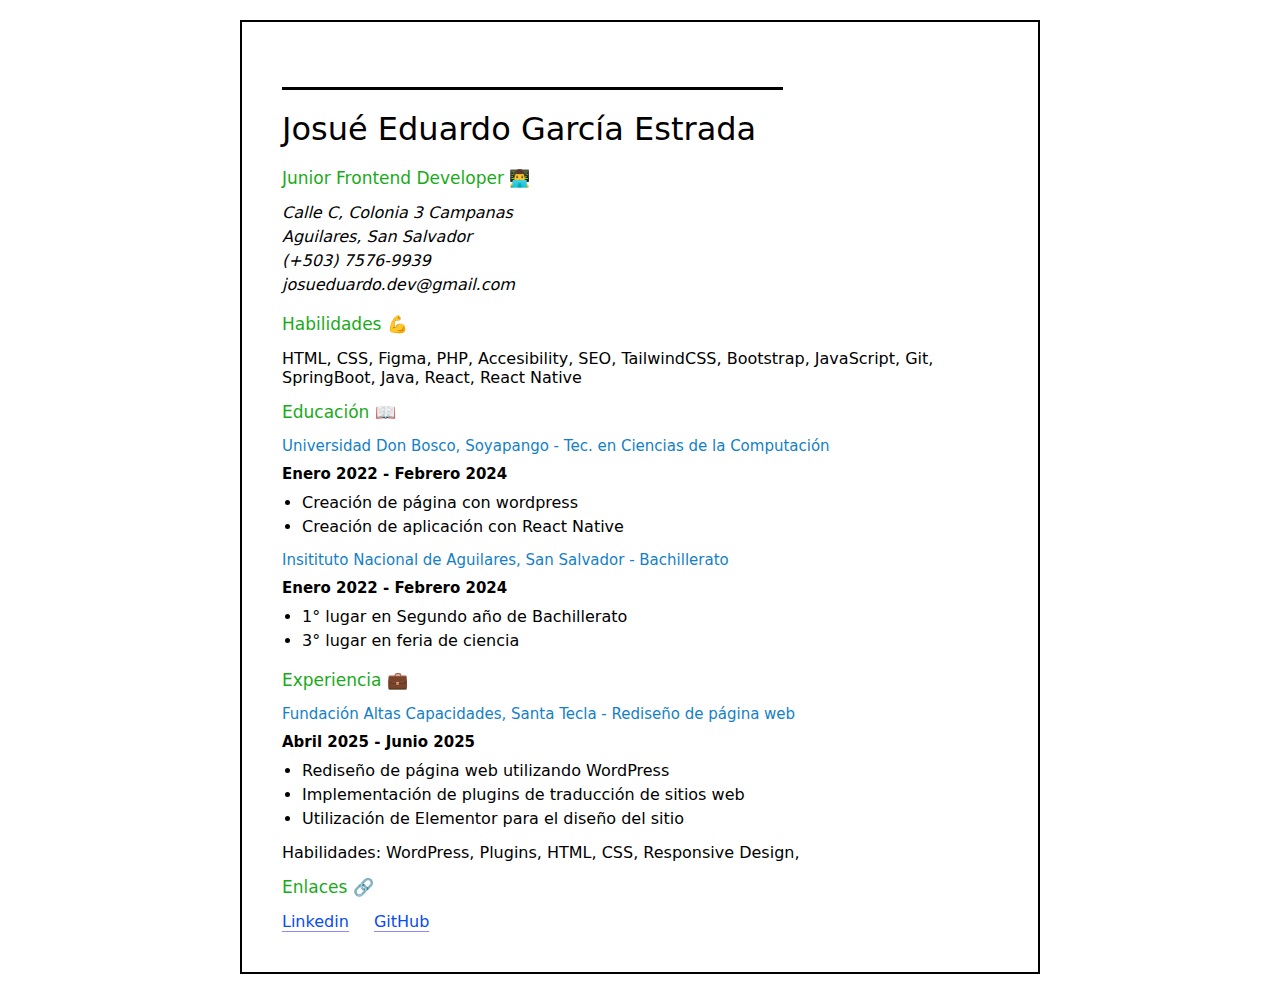
<file: 01-single-page-CV/index.html>
<!DOCTYPE html>
<html lang="es">

<head>
  <meta charset="UTF-8">
  <meta name="viewport" content="width=device-width, initial-scale=1.0">
  <!-- OG MetaTags -->
  <meta property="og:title" content="Curriculum Vitae - Josué García">
  <meta property="og:site_name" content="josueduardo">
  <meta property="og:description"
    content="Site web of Curriculum Vitae of Josué Eduardo García student of computer science.">
  <meta property="og:type" content="profile">
  <meta property="og:image"
    content="https://www.canva.com/design/DAGJEGDnsr0/ULN5KWO1wXZx7AS_GjIeSw/view?utm_content=DAGJEGDnsr0&utm_campaign=designshare&utm_medium=link2&utm_source=uniquelinks&utlId=hb6f02f3ea5">

  <!-- MetaTags -->
  <meta name="title" content="Curriculum Vitae de Josué García">
  <meta name="description" content="Proyecto de una single-page acerca del CV.">
  <meta name="keywords" content="CV, Curriculum Vitae, Josué García">

  <meta name="author" content="Josué Eduardo García">
  <meta name="robots" content="index, follow">

  <meta name="language" content="Spanish">


  <link rel="shortcut icon" href="./image/cv.png" type="image/x-icon">
  <link rel="stylesheet" href="styles.css">
  <title>Curriculum Vitae de Josué García</title>
</head>

<body>
  <div class="container">
    <header>
      <h1>Josué Eduardo García Estrada</h1>
    </header>
    <main>
      <section>
        <h2 class="section-title">Junior Frontend Developer 👨‍💻</h2>
        <address>
          <ul class="unlist">
            <li>Calle C, Colonia 3 Campanas</li>
            <li>Aguilares, San Salvador</li>
            <li>(+503) 7576-9939</li>
            <li>josueduardo.dev@gmail.com</li>
          </ul>
        </address>
      </section>
      <section>
        <h2 class="section-title">Habilidades 💪</h2>
        <p>HTML, CSS, Figma, PHP, Accesibility, SEO, TailwindCSS, Bootstrap, JavaScript, Git, SpringBoot, Java, React,
          React Native</p>
        <h2 class="section-title">Educación 📖</h2>
        <article class="components">
          <h3>Universidad Don Bosco, Soyapango - Tec. en Ciencias de la Computación</h3>
          <h4>Enero 2022 - Febrero 2024</h4>
          <ul>
            <li>Creación de página con wordpress</li>
            <li>Creación de aplicación con React Native</li>
          </ul>
        </article>
        <article class="components">
          <h3>Insitituto Nacional de Aguilares, San Salvador - Bachillerato</h3>
          <h4>Enero 2022 - Febrero 2024</h4>
          <ul>
            <li>1° lugar en Segundo año de Bachillerato</li>
            <li>3° lugar en feria de ciencia</li>
          </ul>
        </article>
      </section>
      <section>
        <h2 class="section-title">Experiencia 💼</h2>
        <article class="components">
          <h3>Fundación Altas Capacidades, Santa Tecla - Rediseño de página web</h3>
          <h4>Abril 2025 - Junio 2025</h4>
          <ul>
            <li>Rediseño de página web utilizando WordPress</li>
            <li>Implementación de plugins de traducción de sitios web</li>
            <li>Utilización de Elementor para el diseño del sitio</li>
          </ul>
          <p>Habilidades: WordPress, Plugins, HTML, CSS, Responsive Design, </p>
        </article>
      </section>
    </main>
    <footer>
      <h2 class="section-title">Enlaces 🔗</h2>
      <a href="https://www.linkedin.com/in/josueduardogarcia/">Linkedin</a>
      <a href="https://github.com/Josueduardev">GitHub</a>
    </footer>  
  </div>
</body>

</html>
</file>
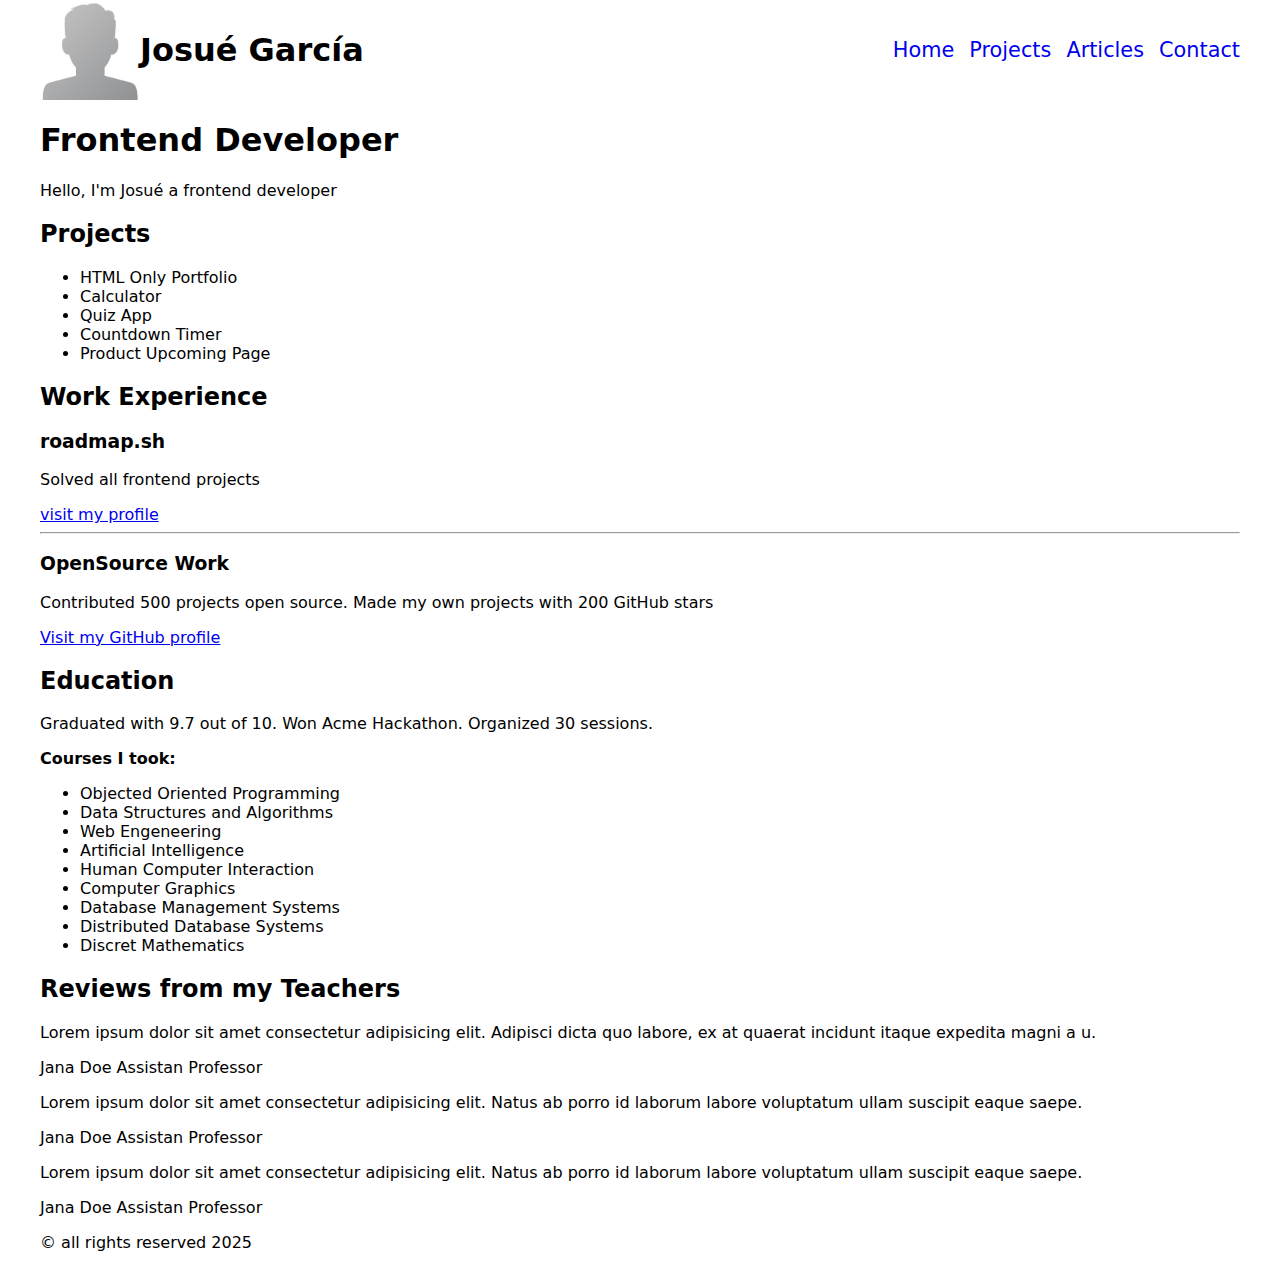
<file: 02-basic-html-website/index.html>
<!DOCTYPE html>
<html lang="en">

<head>
  <meta charset="UTF-8">
  <meta name="viewport" content="width=device-width, initial-scale=1.0">
  <title>Basic HTML Website</title>

  <!-- OG MetaTags -->
  <meta property="og:title" content="Basic HTML website">
  <meta property="og:site_name" content="html">
  <meta property="og:description" content="Site web of Basic HTML website.">
  <meta property="og:type" content="website">


  <!-- MetaTags -->
  <meta name="title" content="Basic HTML website">
  <meta name="description" content="Basic HTML website.">
  <meta name="keywords" content="HTML, website">

  <meta name="author" content="Josué Eduardo García">
  <meta name="robots" content="index, follow">
  <meta name="language" content="English">
  <style>
    header {
      display: flex;
      justify-content: space-between;
      align-items: center;
    }

    body {
      max-width: 1200px;
      margin: 0 auto;
      font-family: system-ui, -apple-system, BlinkMacSystemFont, 'Segoe UI', Roboto, Oxygen, Ubuntu, Cantarell, 'Open Sans', 'Helvetica Neue', sans-serif;
    }

    header > section {
      display: flex;
      align-items: center;

      img {
        width: 100px;
      }
    }

    nav>ul>li {
        list-style: none;
        display: inline-block;
        padding-left: 10px;

        a{
          text-decoration: none;
          font-size: 1.3em;
        }
      }
  </style>
</head>

<body>
  <header>
    <section>
      <img class="logo-me" src="./images/default.png" alt="HTML logo">
      <h1>Josué García</h1>
    </section>
    <nav>
      <ul>
        <li><a href="index.html">Home</a></li>
        <li><a href="projects.html">Projects</a></li>
        <li><a href="articles.html">Articles</a></li>
        <li><a href="contact.html">Contact</a></li>
      </ul>
    </nav>
  </header>
  <main>
    <section>
      <h1>Frontend Developer</h1>
      <span>Hello, I'm Josué a frontend developer</span>
    </section>
    <section>
      <aside>
        <h2>Projects</h2>
        <ul>
          <li>HTML Only Portfolio</li>
          <li>Calculator</li>
          <li>Quiz App</li>
          <li>Countdown Timer</li>
          <li>Product Upcoming Page</li>
        </ul>
      </aside>

      <section>
        <h2>Work Experience</h2>
        <section>
          <h3>roadmap.sh</h3>
          <p>Solved all frontend projects</p>
          <a href="#">visit my profile</a>
        </section>
        <hr>
        <article>
          <h3>OpenSource Work</h3>
          <p>Contributed 500 projects open source. Made my own projects with 200 GitHub stars</p>
          <a href="#">Visit my GitHub profile</a>
        </article>
      </section>

      <article>
        <h2>Education</h2>
        <p>Graduated with 9.7 out of 10. Won Acme Hackathon. Organized 30 sessions.</p>
        <strong>Courses I took:</strong>
        <ul>
          <li>Objected Oriented Programming</li>
          <li>Data Structures and Algorithms</li>
          <li>Web Engeneering</li>
          <li>Artificial Intelligence</li>
          <li>Human Computer Interaction</li>
          <li>Computer Graphics</li>
          <li>Database Management Systems</li>
          <li>Distributed Database Systems</li>
          <li>Discret Mathematics</li>
        </ul>
      </article>
    </section>
    <section>
      <h2>Reviews from my Teachers</h2>
      <article>
        <p>Lorem ipsum dolor sit amet consectetur adipisicing elit. Adipisci dicta quo labore, ex at quaerat incidunt
          itaque expedita magni a u.
        </p>
        <span>Jana Doe</span>
        <span>Assistan Professor</span>
      </article>

      <article>
        <p>Lorem ipsum dolor sit amet consectetur adipisicing elit. Natus ab porro id laborum labore voluptatum ullam
          suscipit eaque saepe.
        </p>
        <span>Jana Doe</span>
        <span>Assistan Professor</span>
      </article>

      <article>
        <p>Lorem ipsum dolor sit amet consectetur adipisicing elit. Natus ab porro id laborum labore voluptatum ullam
          suscipit eaque saepe.
        </p>
        <span>Jana Doe</span>
        <span>Assistan Professor</span>
      </article>
    </section>
  </main>
  <footer>
    <p>&copy; all rights reserved 2025</p>
  </footer>
</body>

</html>
</file>
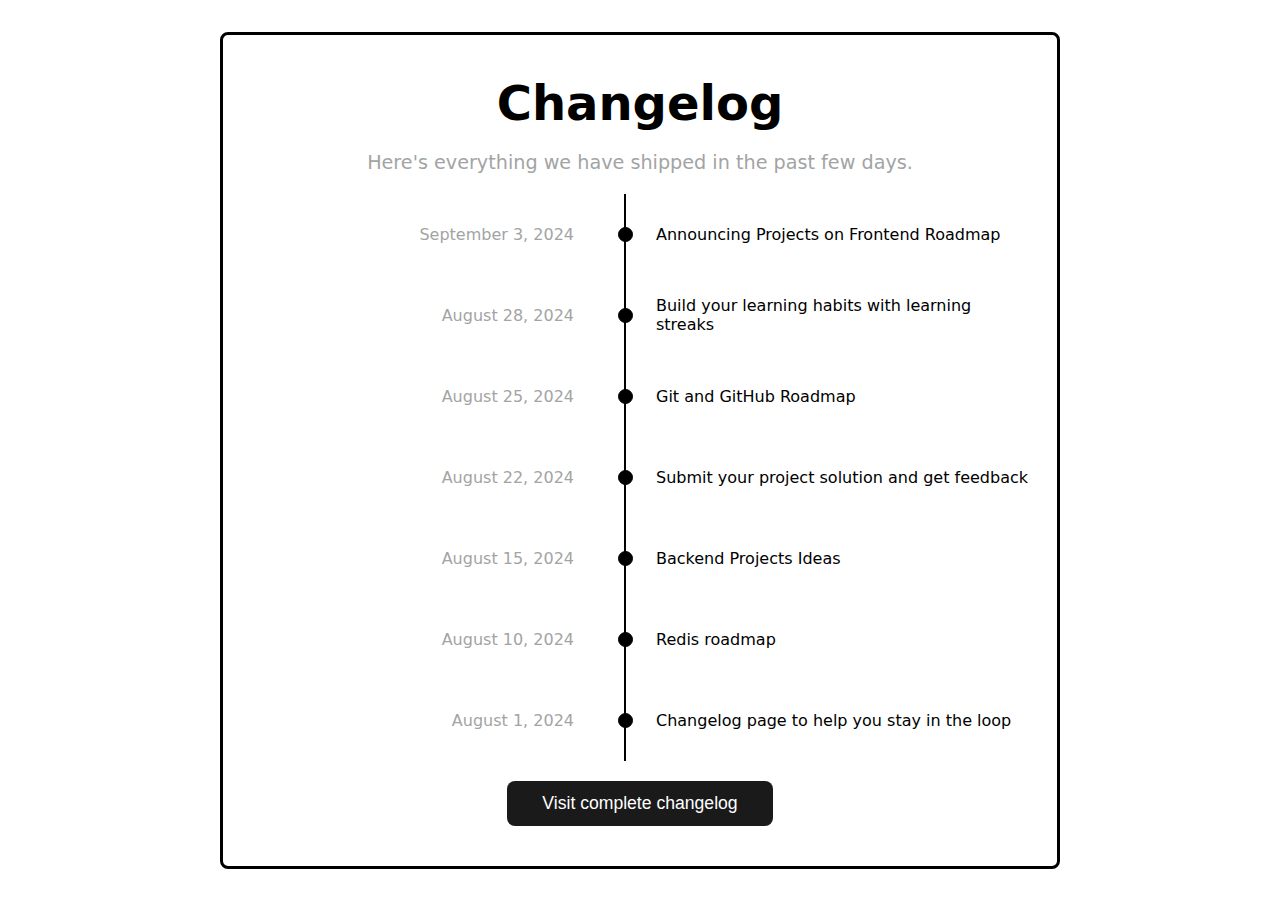
<file: 04-changelog-component/index.html>
<!DOCTYPE html>
<html lang="en">

<head>
  <meta charset="UTF-8">
  <meta name="viewport" content="width=device-width, initial-scale=1.0">
  <title>Changelog Component</title>
  <link rel="stylesheet" href="styles.css">
</head>

<body>
  <main>
    <div class="introduction">
      <h1>Changelog</h1>
      <p>Here's everything we have shipped in the past few days.</p>
    </div>
    <div class="container">
      <div class="changelog-container">
        <div class="date">
          <p>September 3, 2024</p>
        </div>
        <div class="bullet-container">
          <div class="bullet"></div>
          <div class="line"></div>
        </div>
        <div class="change">
          <p>Announcing Projects on Frontend Roadmap</p>
        </div>
      </div>
      <div class="changelog-container">
        <div class="date">
          <p>August 28, 2024</p>
        </div>
        <div class="bullet-container">
          <div class="bullet"></div>
          <div class="line"></div>
        </div>
        <div class="change">
          <p>Build your learning habits with learning streaks</p>
        </div>
      </div>
      <div class="changelog-container">
        <div class="date">
          <p>August 25, 2024</p>
        </div>
        <div class="bullet-container">
          <div class="bullet"></div>
          <div class="line"></div>
        </div>
        <div class="change">
          <p>Git and GitHub Roadmap</p>
        </div>
      </div>
      <div class="changelog-container">
        <div class="date">
          <p>August 22, 2024</p>
        </div>
        <div class="bullet-container">
          <div class="bullet"></div>
          <div class="line"></div>
        </div>
        <div class="change">
          <p>Submit your project solution and get feedback</p>
        </div>
      </div>
      <div class="changelog-container">
        <div class="date">
          <p>August 15, 2024</p>
        </div>
        <div class="bullet-container">
          <div class="bullet"></div>
          <div class="line"></div>
        </div>
        <div class="change">
          <p>Backend Projects Ideas</p>
        </div>
      </div>
      <div class="changelog-container">
        <div class="date">
          <p>August 10, 2024</p>
        </div>
        <div class="bullet-container">
          <div class="bullet"></div>
          <div class="line"></div>
        </div>
        <div class="change">
          <p>Redis roadmap</p>
        </div>
      </div>
      <div class="changelog-container">
        <div class="date">
          <p>August 1, 2024</p>
        </div>
        <div class="bullet-container">
          <div class="bullet"></div>
          <div class="line"></div>
        </div>
        <div class="change">
          <p>Changelog page to help you stay in the loop</p>
        </div>
      </div>
    </div>
    <button>Visit complete changelog</button>
  </main>
</body>

</html>
</file>
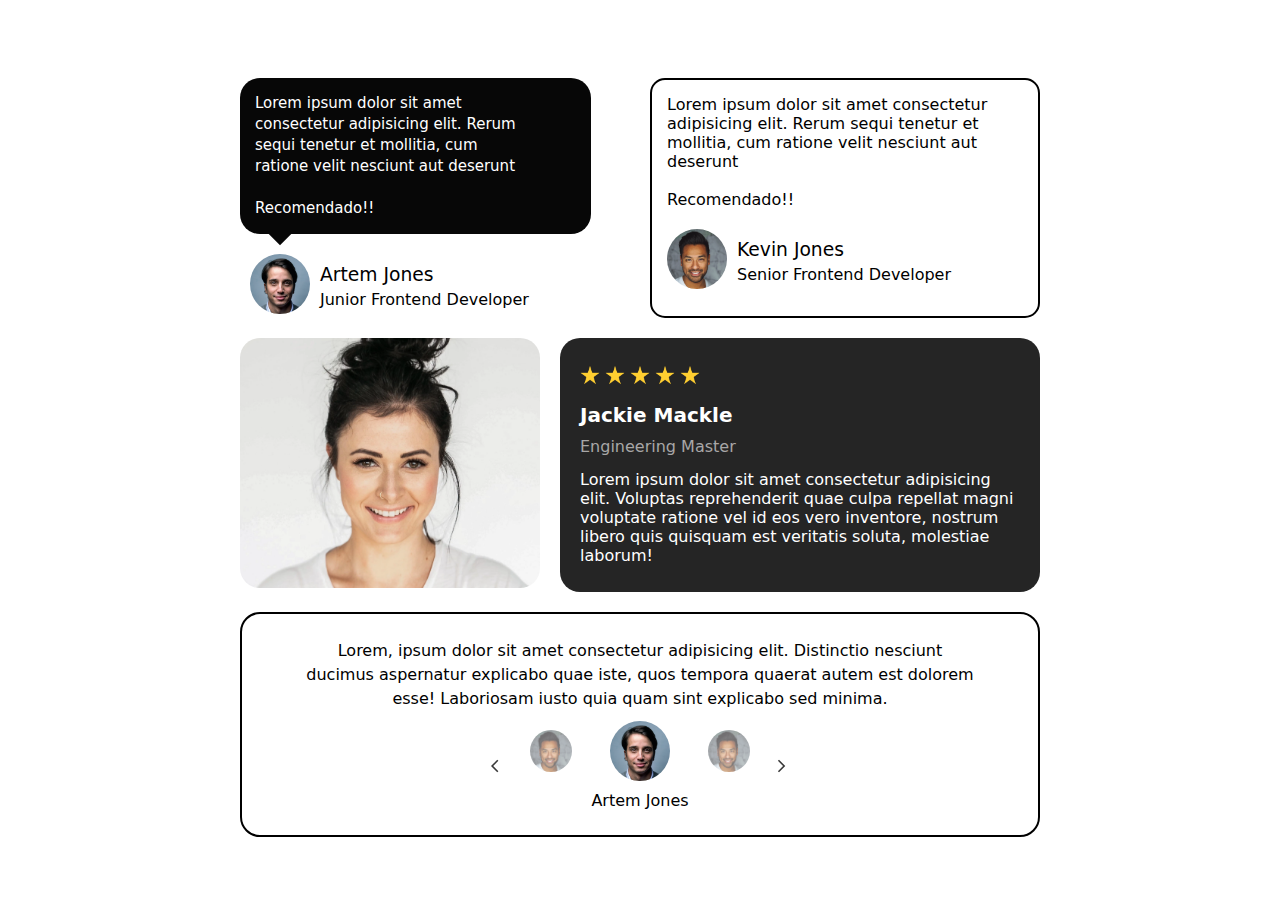
<file: 05-testimonial-cards/index.html>
<!DOCTYPE html>
<html lang="en">

<head>
  <meta charset="UTF-8">
  <meta name="viewport" content="width=device-width, initial-scale=1.0">
  <title>Cards</title>
  <link rel="stylesheet" href="styles.css">
  <link rel="shortcut icon" href="./image/favicon.png" type="image/x-icon">
</head>

<body>
  <div class="container">
    <section class="testimonials">
      <article class="testimonials-card">
        <div class="card-comment">
          <div class="comment">
            <p>Lorem ipsum dolor sit amet consectetur adipisicing elit. Rerum sequi tenetur et mollitia, cum ratione
              velit nesciunt aut deserunt
              <br><br>
              Recomendado!!
            </p>
          </div>
          <div class="shape"></div>
        </div>
        <div class="profile">
          <div class="profile-image">
            <img src="./image/Artem.webp" alt="Profile">
          </div>
          <div class="profile-name">
            <h3>Artem Jones</h3>
            <span>Junior Frontend Developer</span>
          </div>
        </div>
      </article>
      <article class="testimonial-card-transparent">
        <div class="comment-two">
          <p>Lorem ipsum dolor sit amet consectetur adipisicing elit. Rerum sequi tenetur et mollitia, cum ratione velit
            nesciunt aut deserunt
            <br><br>
            Recomendado!!
          </p>
        </div>
        <div class="profile">
          <div class="profile-image">
            <img src="./image/Kevin.webp" alt="Profile">
          </div>
          <div class="profile-name">
            <h3>Kevin Jones</h3>
            <span>Senior Frontend Developer</span>
          </div>
        </div>
      </article>
      <article class="testimonial-card-third">
        <div class="image">
          <img src="./image/Mia.webp" alt="">
        </div>
        <div class="comment-third">
          <div class="stars">
            <figure>
              <img src="./image/star.png" alt="stars">
              <img src="./image/star.png" alt="stars">
              <img src="./image/star.png" alt="stars">
              <img src="./image/star.png" alt="stars">
              <img src="./image/star.png" alt="stars">
            </figure>
          </div>
          <div>
            <h3>Jackie Mackle</h3>
            <span>Engineering Master</span>
          </div>
          <p>Lorem ipsum dolor sit amet consectetur adipisicing elit. Voluptas reprehenderit quae culpa repellat magni
            voluptate ratione vel id eos vero inventore, nostrum libero quis quisquam est veritatis soluta, molestiae
            laborum!</p>
        </div>
      </article>
      <article class="testimonial-card-fourth">
        <p>Lorem, ipsum dolor sit amet consectetur adipisicing elit. Distinctio nesciunt ducimus aspernatur explicabo
          quae iste, quos tempora quaerat autem est dolorem esse! Laboriosam iusto quia quam sint explicabo sed minima.
        </p>
        <div class="profile-image-container">
          <svg xmlns="http://www.w3.org/2000/svg" height="24px" viewBox="0 -960 960 960" width="15px">
            <path d="M400-80 0-480l400-400 71 71-329 329 329 329-71 71Z" />
          </svg>
          <div class="profile-image">
            <img src="./image/Kevin.webp" alt="Kevin">
            <div class="second">
              <img src="./image/Artem.webp" alt="Artem">
              <span>Artem Jones</span>
            </div>
            <img src="./image/Kevin.webp" alt="Kevin">
          </div>
          <svg xmlns="http://www.w3.org/2000/svg" height="24px" viewBox="0 -960 960 960" width="15px">
            <path d="m321-80-71-71 329-329-329-329 71-71 400 400L321-80Z" />
          </svg>
        </div>
      </article>
    </section>
  </div>
</body>

</html>
</file>
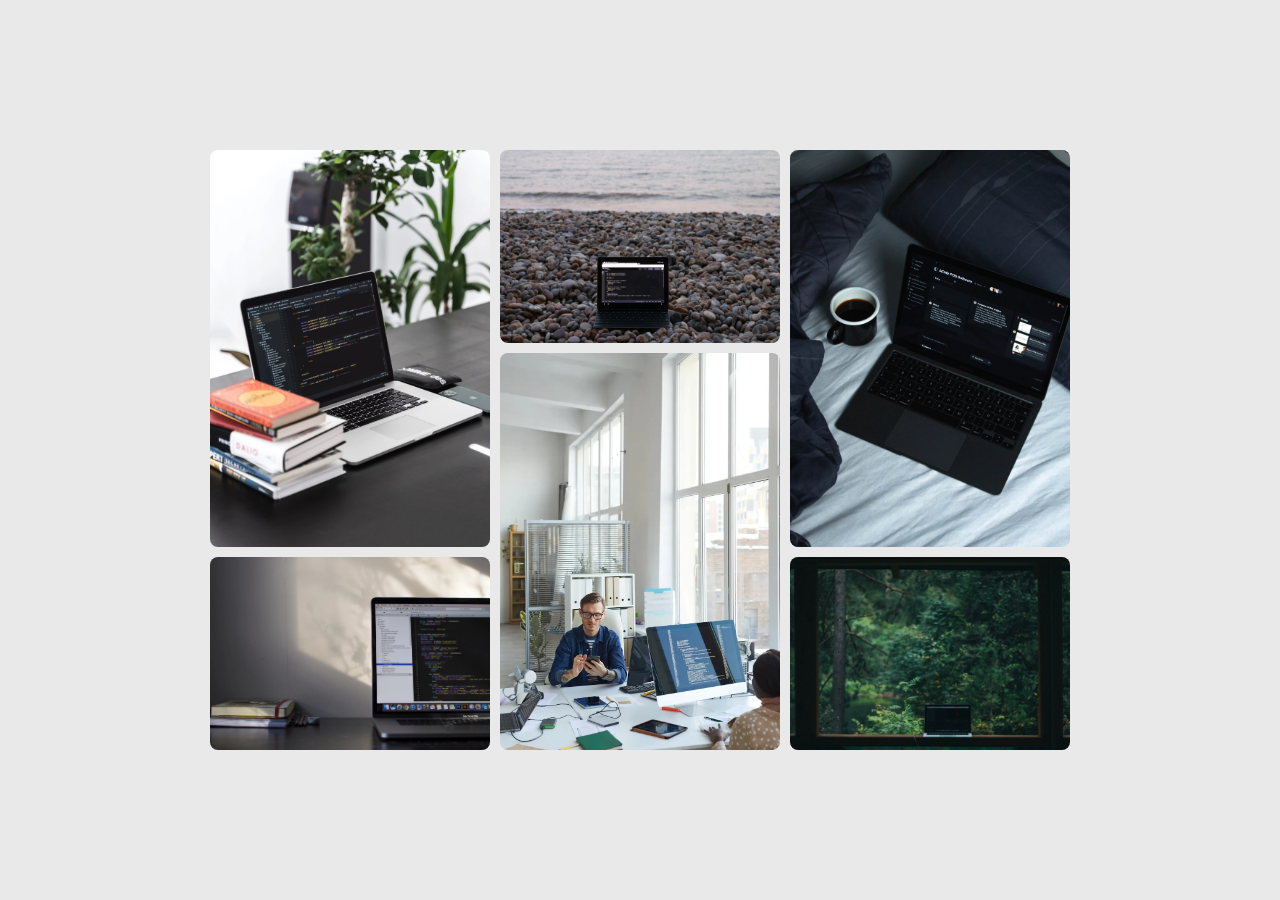
<file: 08-image-grid-layout/index.html>
<!DOCTYPE html>
<html lang="en">

<head>
  <meta charset="UTF-8">
  <meta name="viewport" content="width=device-width, initial-scale=1.0">
  <title>Gallery of a programmer</title>
  <link rel="stylesheet" href="styles.css">
</head>

<body>
  <div class="container">
    <div class="div1">
      <img src="./image/image-2.webp" alt="Image a programmer">
    </div>
    <div class="div2">
      <img src="./image/image-1.webp" alt="Image a programmer">
    </div>
    <div class="div3">
      <img src="./image/image-6.webp" alt="Image a programmer"> 
    </div>
    <div class="div4">
      <img src="./image/image-4.webp" alt="Image a programmer">
    </div>
    <div class="div5">
      <img src="./image/image-5.webp" alt="Image a programmer">
    </div>
    <div class="div6">
      <img src="./image/image-3.webp" alt="Image a programmer">
    </div>
  </div>
  </div>
</body>

</html>
</file>
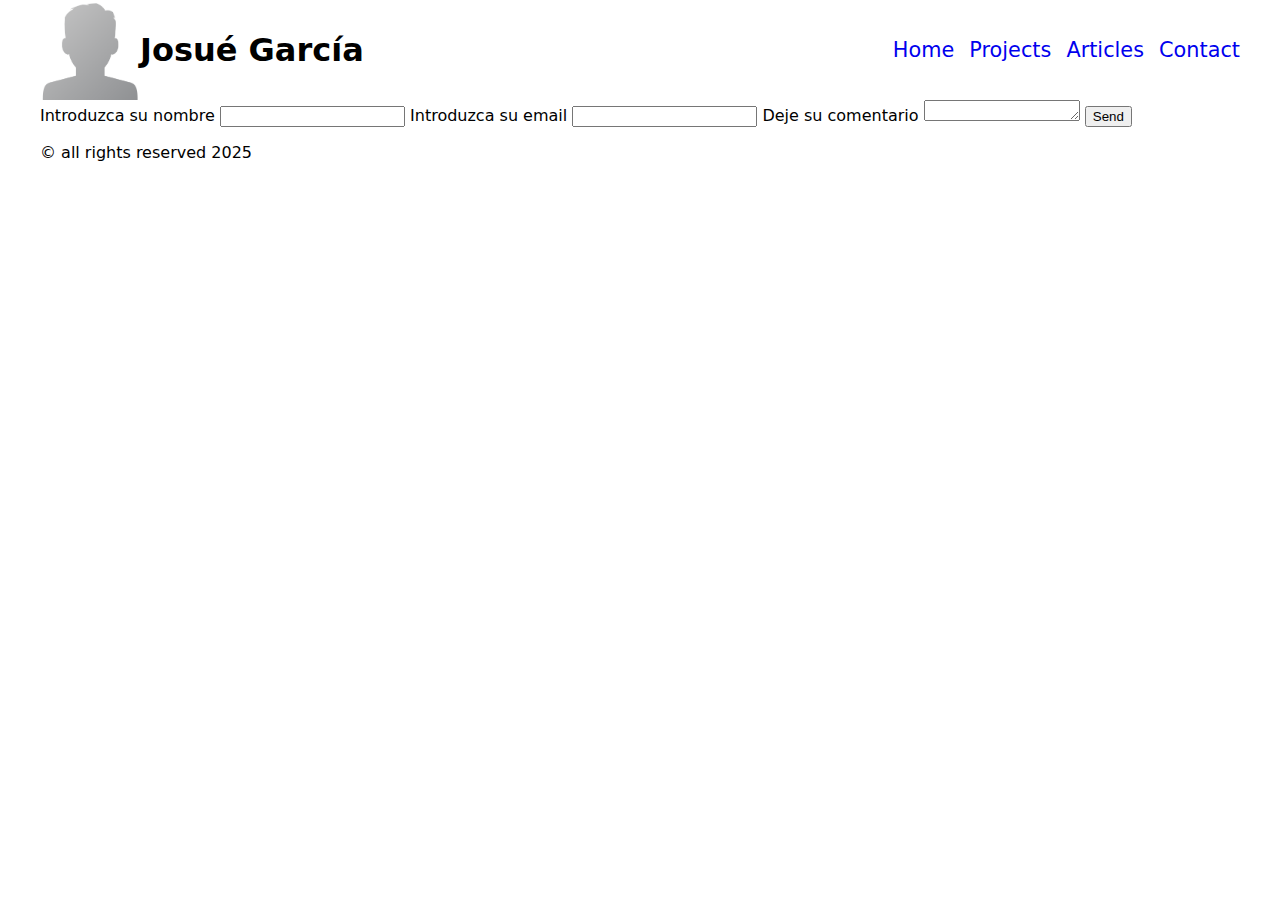
<file: 02-basic-html-website/contact.html>
<!DOCTYPE html>
<html lang="en">
<meta charset="UTF-8">
<meta name="viewport" content="width=device-width, initial-scale=1.0">
<title>Contact Page</title>

<!-- OG MetaTags -->
<meta property="og:title" content="Basic HTML website">
<meta property="og:site_name" content="html">
<meta property="og:description" content="Site web of Basic HTML website.">
<meta property="og:type" content="website">


<!-- MetaTags -->
<meta name="title" content="Basic HTML website">
<meta name="description" content="Basic HTML website.">
<meta name="keywords" content="HTML, website">

<meta name="author" content="Josué Eduardo García">
<meta name="robots" content="index, follow">
<meta name="language" content="English">
<style>
  header {
    display: flex;
    justify-content: space-between;
    align-items: center;
  }

  body {
    max-width: 1200px;
    margin: 0 auto;
    font-family: system-ui, -apple-system, BlinkMacSystemFont, 'Segoe UI', Roboto, Oxygen, Ubuntu, Cantarell, 'Open Sans', 'Helvetica Neue', sans-serif;
  }

  header>section {
    display: flex;
    align-items: center;

    img {
      width: 100px;
    }
  }

  nav>ul>li {
    list-style: none;
    display: inline-block;
    padding-left: 10px;

    a {
      text-decoration: none;
      font-size: 1.3em;
    }
  }

  textarea{
    min-inline-size: 4rlh;
    max-width: 200px;
    width: 150px;
    field-sizing: content;
  }
</style>
</head>

<body>
  <header>
    <section>
      <img class="logo-me" src="./images/default.png" alt="HTML logo">
      <h1>Josué García</h1>
    </section>
    <nav>
      <ul>
        <li><a href="index.html">Home</a></li>
        <li><a href="projects.html">Projects</a></li>
        <li><a href="articles.html">Articles</a></li>
        <li><a href="contact.html">Contact</a></li>
      </ul>
    </nav>
  </header>
  <main>
    <form action="/send/" autocomplete="off">

      <label for="name">
        Introduzca su nombre
        <input type="text" maxlength="50" required id="name">
      </label>
      <label for="email">
        Introduzca su email
        <input type="email" id="email" name="email" required>
      </label>
      <label for="comments">
        Deje su comentario
        <textarea name="comments" id="comments">
        </textarea>
      </label>

      <input type="button" value="Send">
    </form>
  </main>
  <footer>
    <p>&copy; all rights reserved 2025</p>
  </footer>
</body>

</html>
</file>
<file: 01-single-page-CV/styles.css>
*,
*::after,
*::before {
  margin: 0;
  padding: 0;
  box-sizing: border-box;
}

body {
  font-family: system-ui, sans-serif;
}

.container {
  max-width: 800px;
  border: 2px solid black;
  margin: 0 auto;
  margin-block: 20px;
  padding: 40px
}

h1 {
  margin-top: 25px;
  width: 70%;
  padding-top: 20px;
  border-top: 3px solid black;
}

h1 {
  font-weight: 500;
  margin-bottom: 20px;
}

.section-title {
  color: rgb(25, 170, 25);
  font-size: 17px;
  font-weight: normal;
  margin-block: 15px;
}

ul.unlist {
  list-style-type: none;

  & li {
    padding-bottom: 5px;
  }
}

.components h3 {
  font-weight: 500;
  font-size: 15px;
  color: rgb(20, 127, 199);
  padding-bottom: 10px;
}

.components h4 {
  font-weight: 600;
  font-size: 15px;
}

.components ul {
  margin-block: 10px;
  padding-left: 20px;

  & li {
    padding-bottom: 5px;
  }
}

footer a {
  text-decoration: none;
  color: rgb(8, 74, 243);
  display: inline-block;
  transition: transform .05s linear;
  border-bottom: 1px solid rgba(13, 0, 255, 0.461);
}

footer a:hover {
  transform: scale(1.2);
}

footer a:last-child {
  margin-left: 20px;
}
</file>
<file: 04-changelog-component/styles.css>
*{
  padding: 0;
  margin: 0;
  box-sizing: border-box;
}

body{
  width: 1200px;
  min-height: 100vh;
  margin: 0 auto;
  display: flex;
  flex-direction: column;
  font-family:  system-ui, -apple-system, BlinkMacSystemFont, 'Segoe UI', Roboto, Oxygen, Ubuntu, Cantarell, 'Open Sans', 'Helvetica Neue', sans-serif
}
main{
  margin: auto;
  width: 70%;
  display: flex;
  flex-direction: column;
  justify-content: center;
  align-items: center;
  border: 3px solid black;
  border-radius: 8px;
  padding-block: 40px;
}

.introduction{
  display: flex;
  flex-direction: column;
  justify-content: center;
  align-items: center;
  margin-bottom: 20px;
  gap: 20px;
  h1{
    font-size: 3rem;
  }

  p{
    color: rgb(162, 164, 164);
    font-size: 1.2em;
  }
}
.container{
  width: 100%;
  margin-right: 50px;
}
.changelog-container{
  display: flex;
  justify-content: space-between;
  gap: 10px;
  align-items: center;
  height: 9vh;
  margin: 0 auto;
  padding: 0;
}

.date{
  color: rgb(162, 164, 164);
  flex: 1;
  text-align: right;
  padding-right: 40px;
}

.bullet-container{
  display: flex;
  flex-direction: column;
  justify-content: center;
  align-items: center;
  height: 100%;
}

.line{
  width: 2px;
  background-color: black;
  height: 100%;
}

.bullet{
  background-color: black;
  width: 15px;
  height: 15px;
  position: absolute;
  border: 1px solid black;
  border-radius: 50%;
}

.change{
  color: black;
  flex: 1;
  display: flex;
  padding-left: 20px;
}

button{
  margin-top: 20px;
  background-color: rgb(26, 26, 26);
  font-size: 1.1em;
  color: white;
  padding: 12px 35px;
  border-radius: 8px;
  cursor: pointer;
  border: none;
}
</file>
<file: 05-testimonial-cards/styles.css>
* {
  margin: 0;
  padding: 0;
  box-sizing: border-box;
}

body {
  font-family: system-ui, -apple-system, BlinkMacSystemFont, 'Segoe UI', Roboto, Oxygen, Ubuntu, Cantarell, 'Open Sans', 'Helvetica Neue', sans-serif;
  display: grid;
  place-content: center;
  min-height: 100vh;
}

.container {
  width: 800px;
  margin: 0 auto;
  margin-block: 20px 5px;
}

.testimonials {
  display: grid;
  grid-template-columns: repeat(2, 1fr);
  gap: 20px;
}

.card-comment {
  position: relative;
  z-index: 10;
  margin-bottom: 20px;
  width: 90%;
}

.card-comment .comment {
  background-color: rgb(7, 7, 7);
  padding: 15px;
  border-radius: 20px;
}

.card-comment .shape {
  position: absolute;
  width: 30px;
  height: 30px;
  background-color: rgb(7, 7, 7);
  bottom: -5px;
  transform: rotate(225deg);
  z-index: -1;
  left: 25px;
}

.card-comment .comment p {
  color: #fff;
  line-height: 1.4;
  font-size: 15px;
  text-wrap: balance;
}

.profile {
  margin-left: 10px;
  display: flex;
  gap: 10px;
  align-items: center;
}

.profile-image img {
  width: 60px;
  height: 60px;
  overflow: hidden;
  border-radius: 50%;
  object-fit: cover;
  object-position: top;
}

.profile-name h3 {
  font-weight: 500;
  padding-bottom: 5px;
}

.testimonial-card-transparent {
  border: 2px solid black;
  border-radius: 15px;
  padding: 15px;
}

.comment-two {
  padding-bottom: 20px;
}

.testimonial-card-transparent .profile {
  margin-left: 0;
}

.testimonial-card-third {
  grid-column: span 2;
  display: flex;
  gap: 20px;
}

.testimonial-card-third .image {
  & img {
    width: 300px;
    height: 250px;
    border-radius: 20px;
    object-fit: cover;
    object-position: center;
  }
}

.comment-third {
  padding: 20px;
  display: flex;
  flex-direction: column;
  justify-content: space-around;
  background-color: rgba(7, 7, 7, 0.877);
  border-radius: 20px;
  color: #fff;

  & h3 {
    font-size: 20px;
    padding-bottom: 10px;
  }

  & span {
    color: #a8a7a7;
  }
}

.comment-third figure img {
  width: 20px;
  height: 20px;
}

.testimonial-card-fourth {
  grid-column: span 2;
  border: 2px solid black;
  border-radius: 20px;
  padding: 25px 40px;
  text-align: center;
}

.testimonial-card-fourth p {
  text-align: center;
  padding-bottom: 10px;
  padding-inline: 20px;
  font-size: 16px;
  line-height: 1.5;
}

.profile-image-container {
  display: flex;
  justify-content: center;
  align-items: center;

  & svg {
    fill: rgb(57, 57, 57);
  }
}

.profile-image-container .profile-image {
  display: flex;
  gap: 10px;
  margin-inline: 15px;
}

.profile-image-container .profile-image img:nth-child(odd) {
  opacity: 60%;
  transform: scale(0.7);
}

.profile-image .second {
  display: flex;
  flex-direction: column;
  justify-content: center;
  align-items: center;

  & span{
    padding-top: 10px;
  }
}

.profile-image-container .profile-image .second img{
  opacity: 100%;
  transform: scale(1);
}
</file>
<file: 08-image-grid-layout/styles.css>
* {
  padding: 0;
  margin: 0;
  box-sizing: border-box;
}

body {
  min-height: 100dvh;
  background-color: rgba(197, 197, 197, 0.381);
  display: grid;
  place-content: center;
  padding: 20px;
}

.container {
  display: grid;
  width: 100%;
  max-width: 900px;
  margin: 0 auto;
  padding: 0 20px;
  gap: 10px;
}

.container img {
  border-radius: 8px;
  width: 100%;
  height: 100%;
  object-fit: cover;
}

/* Desktop Layout (900px and above) */
@media (min-width: 900px) {
  .container {
    grid-template-columns: repeat(3, 1fr);
    grid-template-rows: repeat(3, 1fr);
    height: 600px;
  }

  .div1 {
    grid-column: 1;
    grid-row: 1 / span 2;
  }

  .div2 {
    grid-column: 1;
    grid-row: 3;
  }

  .div3 {
    grid-column: 2;
    grid-row: 1;
  }

  .div4 {
    grid-column: 2;
    grid-row: 2 / span 2;
  }

  .div5 {
    grid-column: 3;
    grid-row: 3;
  }

  .div6 {
    grid-column: 3;
    grid-row: 1 / span 2;
  }
}

@media (min-width: 600px) and (max-width: 899px) {
  .container {
    grid-template-columns: repeat(2, 1fr);
    grid-template-rows: repeat(4, 1fr);
    height: 800px;
  }

  .div1 {
    grid-column: 1;
    grid-row: 1 / span 2;
  }

  .div2 {
    grid-column: 1;
    grid-row: 3;
  }

  .div3 {
    grid-column: 2;
    grid-row: 1;
  }

  .div4 {
    grid-column: 2;
    grid-row: 2 / span 2;
  }

  .div5 {
    grid-column: 1;
    grid-row: 4;
  }

  .div6 {
    grid-column: 2;
    grid-row: 4;
  }
}

/* Mobile Layout (below 600px) */
@media (max-width: 599px) {
  .container {
    grid-template-columns: 1fr;
    grid-auto-rows: minmax(200px, auto);
    gap: 15px;
  }
}
</file>
